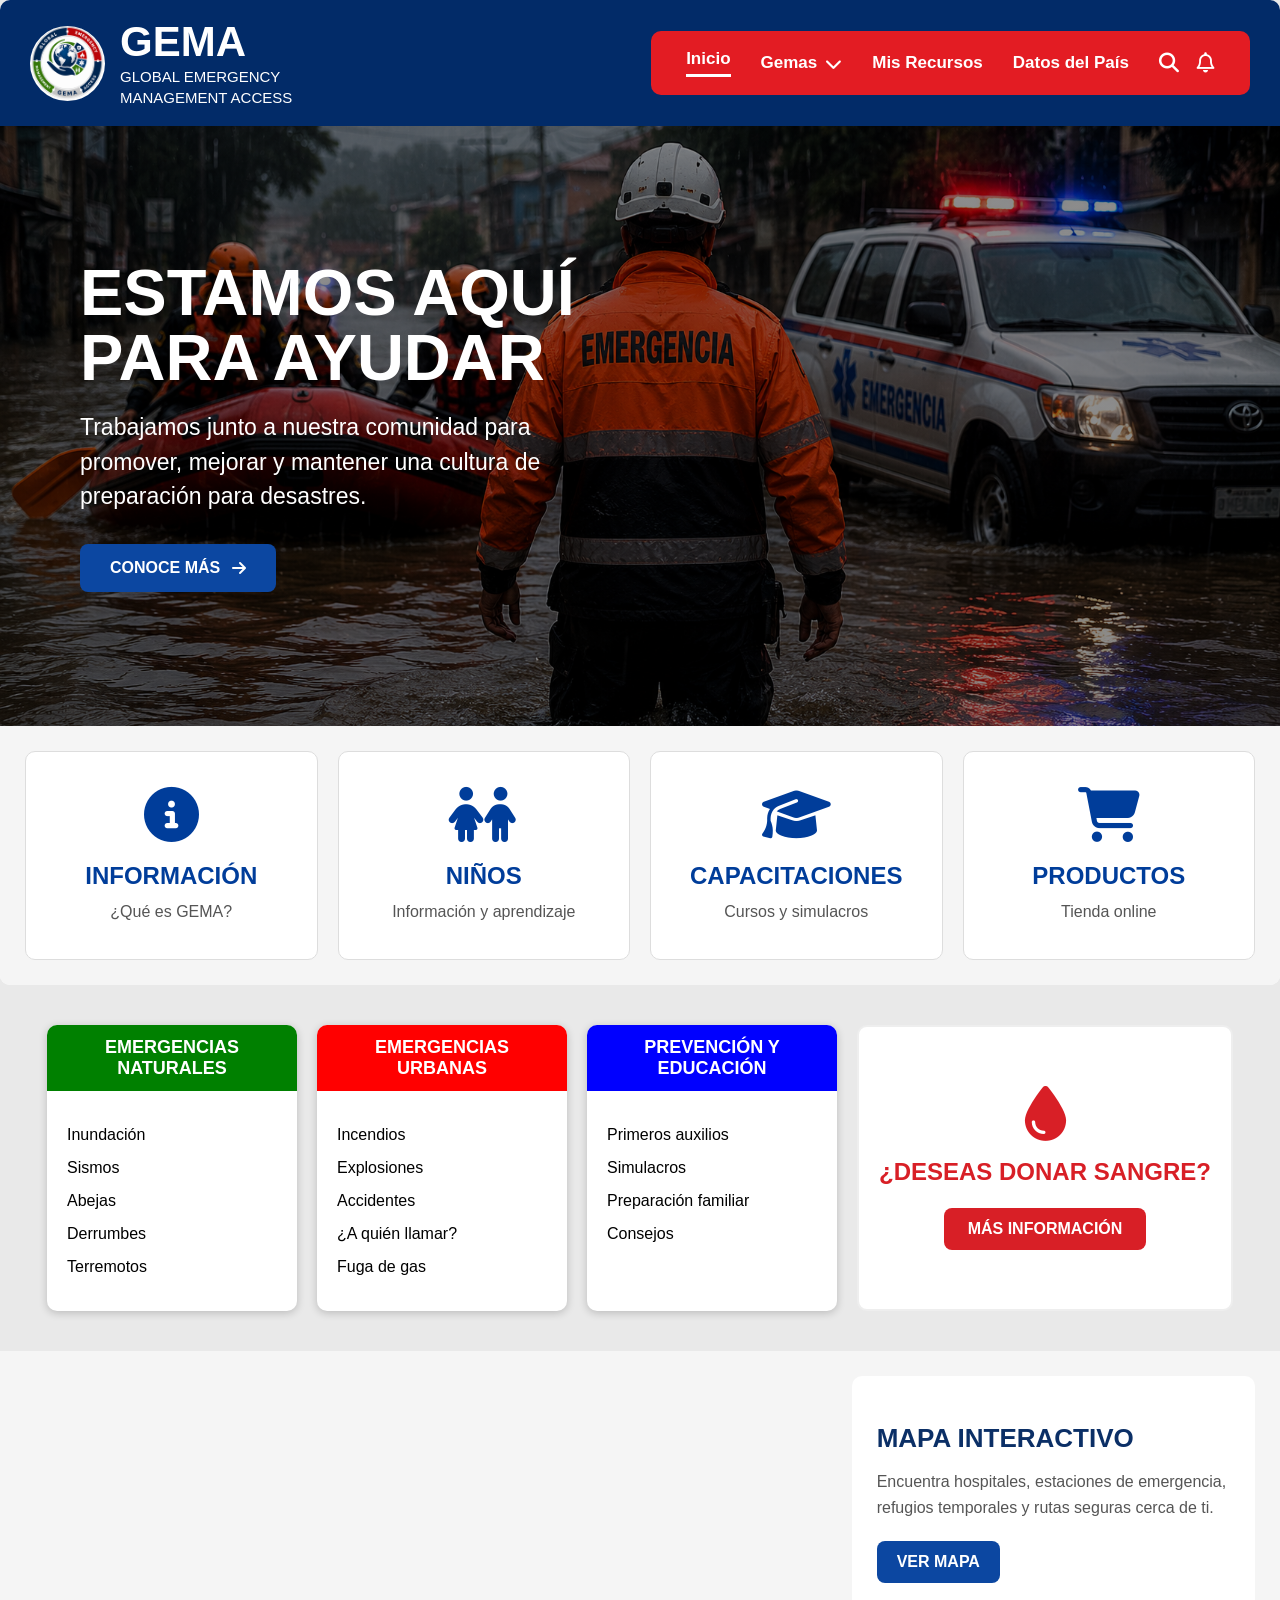
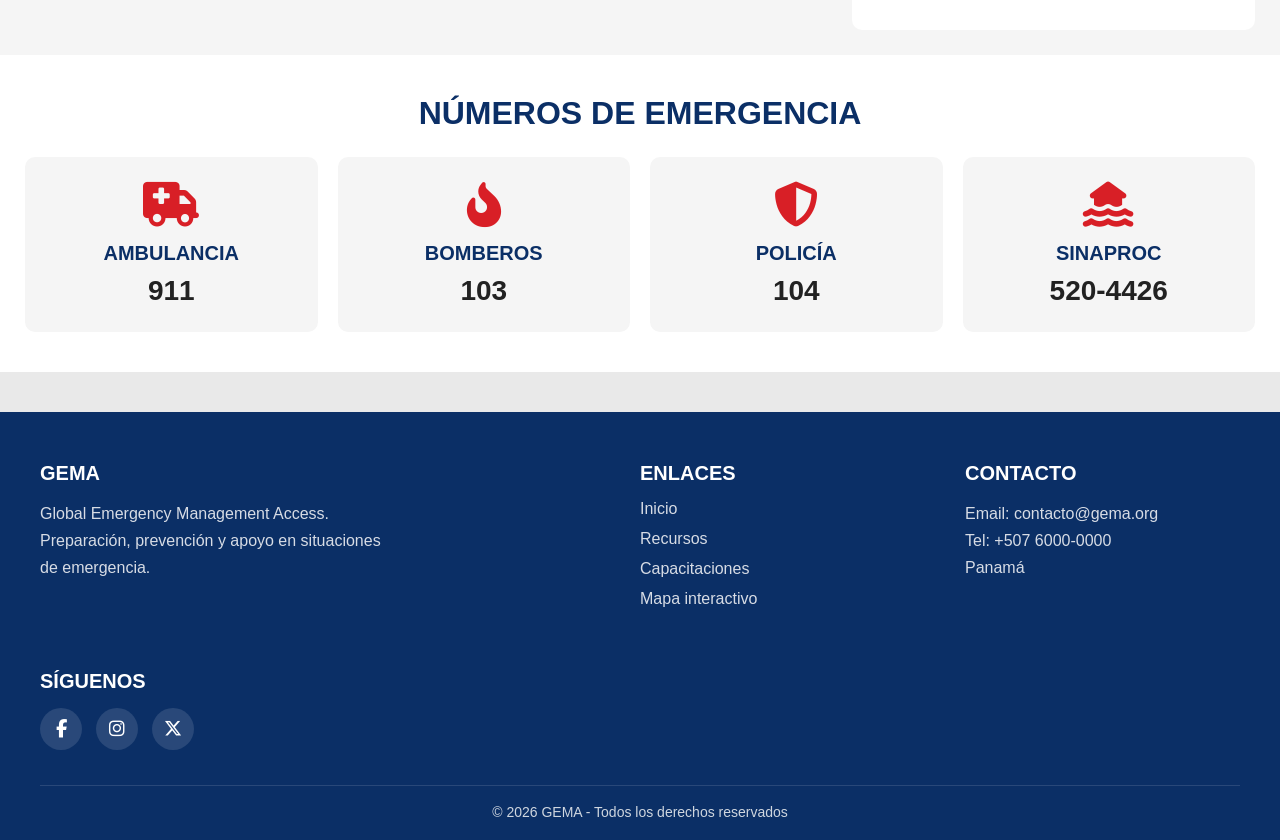
<file: GEMA Códigos completos/Index.html>
<!DOCTYPE html>
<html lang="es">
<head>
    <meta charset="UTF-8">
    <meta name="viewport" content="width=device-width, initial-scale=1.0">
    <title>GEMA</title>

    <!-- CONEXIÓN CSS -->
    <link rel="stylesheet" href="index.css">   <!-- Unir con el css -->

    <!-- ICONOS -->
    <link rel="stylesheet"
    href="https://cdnjs.cloudflare.com/ajax/libs/font-awesome/6.5.1/css/all.min.css">
</head>

 <body>

    <!-- CONTENEDOR -->
    <div class="contenedor">

        <!-- HEADER -->
       <header class="header">

    <!-- LOGO -->
    <div class="logo-box">

        <img src="Imagenes/LOGO.png" alt="logo">

        <div class="logo-texto">
            <h1>GEMA</h1>
            <p>
                GLOBAL EMERGENCY <br>
                MANAGEMENT ACCESS
            </p>


    

        </div>

    </div>

    <!-- NAVBAR -->
   <!-- NAVBAR -->
<nav class="navbar">

    <a href="inde" class="active">Inicio</a>

    <!-- DROPDOWN -->
    <div class="dropdown">

        <button class="dropbtn">
            Gemas
            <i class="fa-solid fa-chevron-down"></i>
        </button>

        <div class="dropdown-content">
            <a href="informacion.html">Información</a>
            <a href="niños.html">Niños</a>
            <a href="capacitaciones.html">Capacitaciones</a>
            <a href="productos.html">Productos</a>
        </div>

    </div>

    <a href="#">Mis Recursos</a>
    <a href="#">Datos del País</a>


        <!-- ICONOS -->
        <div class="icons">
            <i class="fa-solid fa-magnifying-glass"></i>
            <i class="fa-regular fa-bell"></i>
        </div>

    </nav>

</header>

       
        <section class="hero">

            <div class="hero-texto">

                <h2>ESTAMOS AQUÍ <br> PARA AYUDAR</h2> 
                <p>
                    Trabajamos junto a nuestra comunidad
                    para promover, mejorar y mantener
                    una cultura de preparación para desastres.
                </p>

                <a href="informacion.html" class="btn">
                    CONOCE MÁS 

                    <i class="fa-solid fa-arrow-right"></i>
                </a>

            </div>

        </section>

       

        
        <section class="cards"> 
            <div class="card">
                <a href="informacion.html" class="lineabotones">
                <i class="fa-solid fa-circle-info"></i>
                <h3>INFORMACIÓN</h3>
                <p> ¿Qué es GEMA?
                </p>
                </a>
            </div>

            <div class="card">
                 <a href="niños.html" class="lineabotones">
                <i class="fa-solid fa-children"></i>
                <h3>NIÑOS</h3>
                <p>Información y aprendizaje</p>
                 </a>
            </div>

            <div class="card">
                 <a href="capacitaciones.html" class="lineabotones">
                <i class="fa-solid fa-graduation-cap"></i>
                <h3>CAPACITACIONES</h3>
                <p>Cursos y simulacros</p>
            </a>
            </div>

            <div class="card">
                <a href="productos.html" class="lineabotones">
                <i class="fa-solid fa-cart-shopping"></i>
                <h3>PRODUCTOS</h3>
                <p>Tienda online</p>
                </a>
             </div>

        </section>

    </div>

<!-- Contenedor principal que guarda todas las tarjetas -->
<div class="emergencia-grid">

    <!-- Tarjeta 1 -->
    <div class="emergencia-box verde">

        <!-- Título de la tarjeta -->
        <h3>EMERGENCIAS NATURALES</h3>

        <!-- Lista de elementos -->
        <ul>

            <!-- Elemento de la lista -->
            <li>Inundación</li>

            <!-- Elemento de la lista -->
            <li>Sismos</li>

            <!-- Elemento de la lista -->
            <li>Abejas</li>

            <!-- Elemento de la lista -->
            <li>Derrumbes</li>

            <!-- Elemento de la lista -->
            <li>Terremotos</li>

        </ul>
    </div>

    <!-- Tarjeta 2 -->
    <div class="emergencia-box rojo">

        <!-- Título -->
        <h3>EMERGENCIAS URBANAS</h3>

        <!-- Lista -->
        <ul>

            <li> Incendios</li>
            <li> Explosiones</li>
            <li> Accidentes</li>
            <li> ¿A quién llamar?</li>
            <li> Fuga de gas</li>

        </ul>
    </div>

    <!-- Tarjeta 3 -->
    <div class="emergencia-box azul">

        <!-- Título -->
        <h3>PREVENCIÓN Y EDUCACIÓN</h3>

        <!-- Lista -->
        <ul>

            <li>Primeros auxilios</li>
            <li> Simulacros</li>
            <li> Preparación familiar</li>
            <li> Consejos</li>

        </ul>
    </div>
     
        <!-- DONAR SANGRE --> 
        <div class="donar-box">
    
            <i class="fa-solid fa-droplet"></i>

            <h3>¿DESEAS DONAR SANGRE?</h3>


            <a href="sangre.html" class="btn-donar">
                MÁS INFORMACIÓN    
            </a>

        </div>

    </div>

</section>

<!-- MAPA INTERACTIVO -->      
<section class="mapa-section">

    <!-- MAPA IZQUIERDA -->
    <div class="mapa-box">

        <iframe
            src="https://www.google.com/maps?q=Panama&output=embed"
            width="100%"
            height="250"
            style="border:0;"
            allowfullscreen=""
            loading="lazy">
        </iframe>

    </div>

    <!-- TEXTO DERECHA -->    
    <div class="mapa-info">

        <h3>MAPA INTERACTIVO</h3>

        <p>
            Encuentra hospitales, estaciones de emergencia,
            refugios temporales y rutas seguras cerca de ti.
        </p>

        <a href="mapa.html" class="btn-mapa">
            VER MAPA
        </a>

    </div>

</section>

<!-- NÚMEROS DE EMERGENCIA -->        
<section class="numeros-emergencia">

    <h2>NÚMEROS DE EMERGENCIA</h2>
<a href="https://sume911.pa/" class="linkbotones"> <!--Elimina la linea que aparece al linkear el botón con el href-->
    <div class="numeros-grid">    <!--clase de todos los botones de numeros de emergencias-->
        <div class="numero-card">
            <i class="fa-solid fa-truck-medical"></i>
            <h3>AMBULANCIA</h3>
            <p>911</p>  
        </div>
    </a>

        <div class="numero-card">
            <a href="https://www.bomberos.gob.pa/" class="linkbotones">
            <i class="fa-solid fa-fire-flame-curved"></i>
            <h3>BOMBEROS</h3>
            <p>103</p>
            </a>               <!--por el "</a>" antes de el "</div>" que cierra el number card-->
        </div>
        

        <div class="numero-card">
            <a href="https://www.policia.gob.pa/" class="linkbotones">
            <i class="fa-solid fa-shield-halved"></i>
            <h3>POLICÍA</h3>
            <p>104</p>
            </a>
        </div>

        <div class="numero-card">
            <a href="https://www.sinaproc.gob.pa/" class="linkbotones">
            <i class="fa-solid fa-house-flood-water"></i>
            <h3>SINAPROC</h3>
            <p>520-4426</p>
            </a>
        </div>

    </div>

</section>
</body>

<!-- FOOTER --> 
<footer class="footer">

    <div class="footer-grid">

        <!-- LOGO -->
        <div class="footer-box">
            <h3>GEMA</h3>
            <p>
                Global Emergency Management Access.
                Preparación, prevención y apoyo
                en situaciones de emergencia.
            </p>
        </div>

        <!-- ENLACES -->
        <div class="footer-box">
            <h3>ENLACES</h3>

            <a href="#">Inicio</a>
            <a href="#">Recursos</a>
            <a href="#">Capacitaciones</a>
            <a href="#">Mapa interactivo</a>
        </div>

        <!-- CONTACTO -->
        <div class="footer-box">
            <h3>CONTACTO</h3>

            <p>Email: contacto@gema.org</p>
            <p>Tel: +507 6000-0000</p>
            <p>Panamá</p>
        </div>

        <!-- REDES -->
        <div class="footer-box">
            <h3>SÍGUENOS</h3>

            <div class="footer-redes">
                <i class="fa-brands fa-facebook-f"></i>
                <i class="fa-brands fa-instagram"></i>
                <i class="fa-brands fa-x-twitter"></i>
            </div>
        </div>

    </div>

    <!-- PARTE INFERIOR -->
    <div class="footer-bottom">
        <p>© 2026 GEMA - Todos los derechos reservados</p>
    </div>

</footer>

</html>
</file>
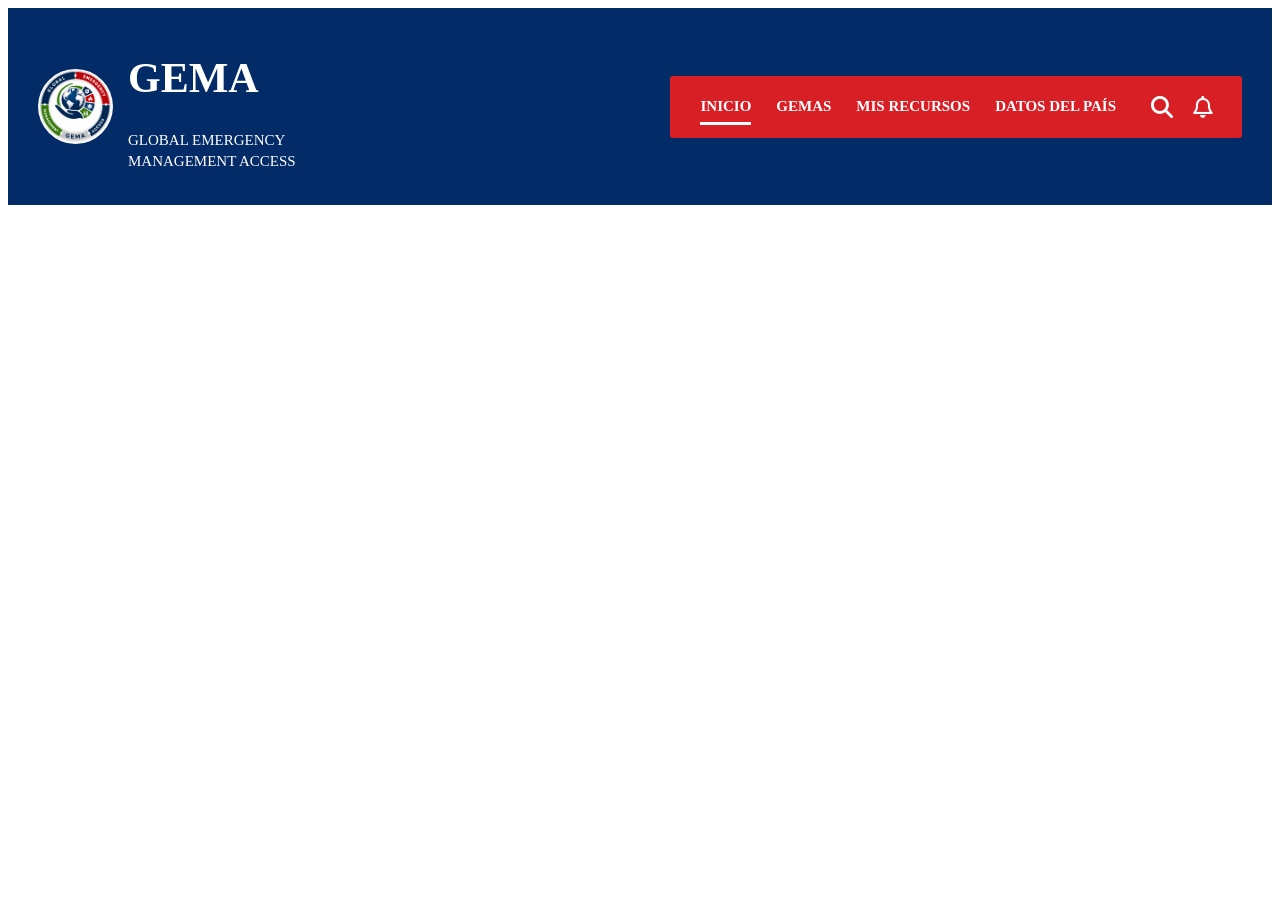
<file: GEMA Códigos completos/capacitaciones.html>
<!DOCTYPE html>
<html lang="en">
<head>
    <meta charset="UTF-8">
    <meta name="viewport" content="width=device-width, initial-scale=1.0">
    <title>Capacitaciones</title>
    <!DOCTYPE html>

    <!-- CONEXIÓN CSS -->
    <link rel="stylesheet" href="capacitacione.css">   <!-- Unir con el css -->

    <!-- ICONOS -->
    <link rel="stylesheet"
    href="https://cdnjs.cloudflare.com/ajax/libs/font-awesome/6.5.1/css/all.min.css">
</head>
<body>

    <!-- CONTENEDOR -->
    <div class="contenedor">

        <!-- HEADER -->
        <header class="header">

            <!-- LOGO -->
            <div class="logo-box">

                <img src="Imagenes/LOGO.png" alt="logo">

                <div class="logo-texto">
                    <h1>GEMA</h1>
                    <p>GLOBAL EMERGENCY <br> MANAGEMENT ACCESS</p>
                </div>

            </div>

           
            <nav class="nav"> 

                <a href="#" class="activo">INICIO</a>
                <a href="#">GEMAS</a>
                <a href="#">MIS RECURSOS</a>
                <a href="#">DATOS DEL PAÍS</a>

                <div class="iconos">
                    <i class="fa-solid fa-magnifying-glass"></i>
                    <i class="fa-regular fa-bell"></i>
                </div>

            </nav>

        </header>

</body>
</html>
</file>
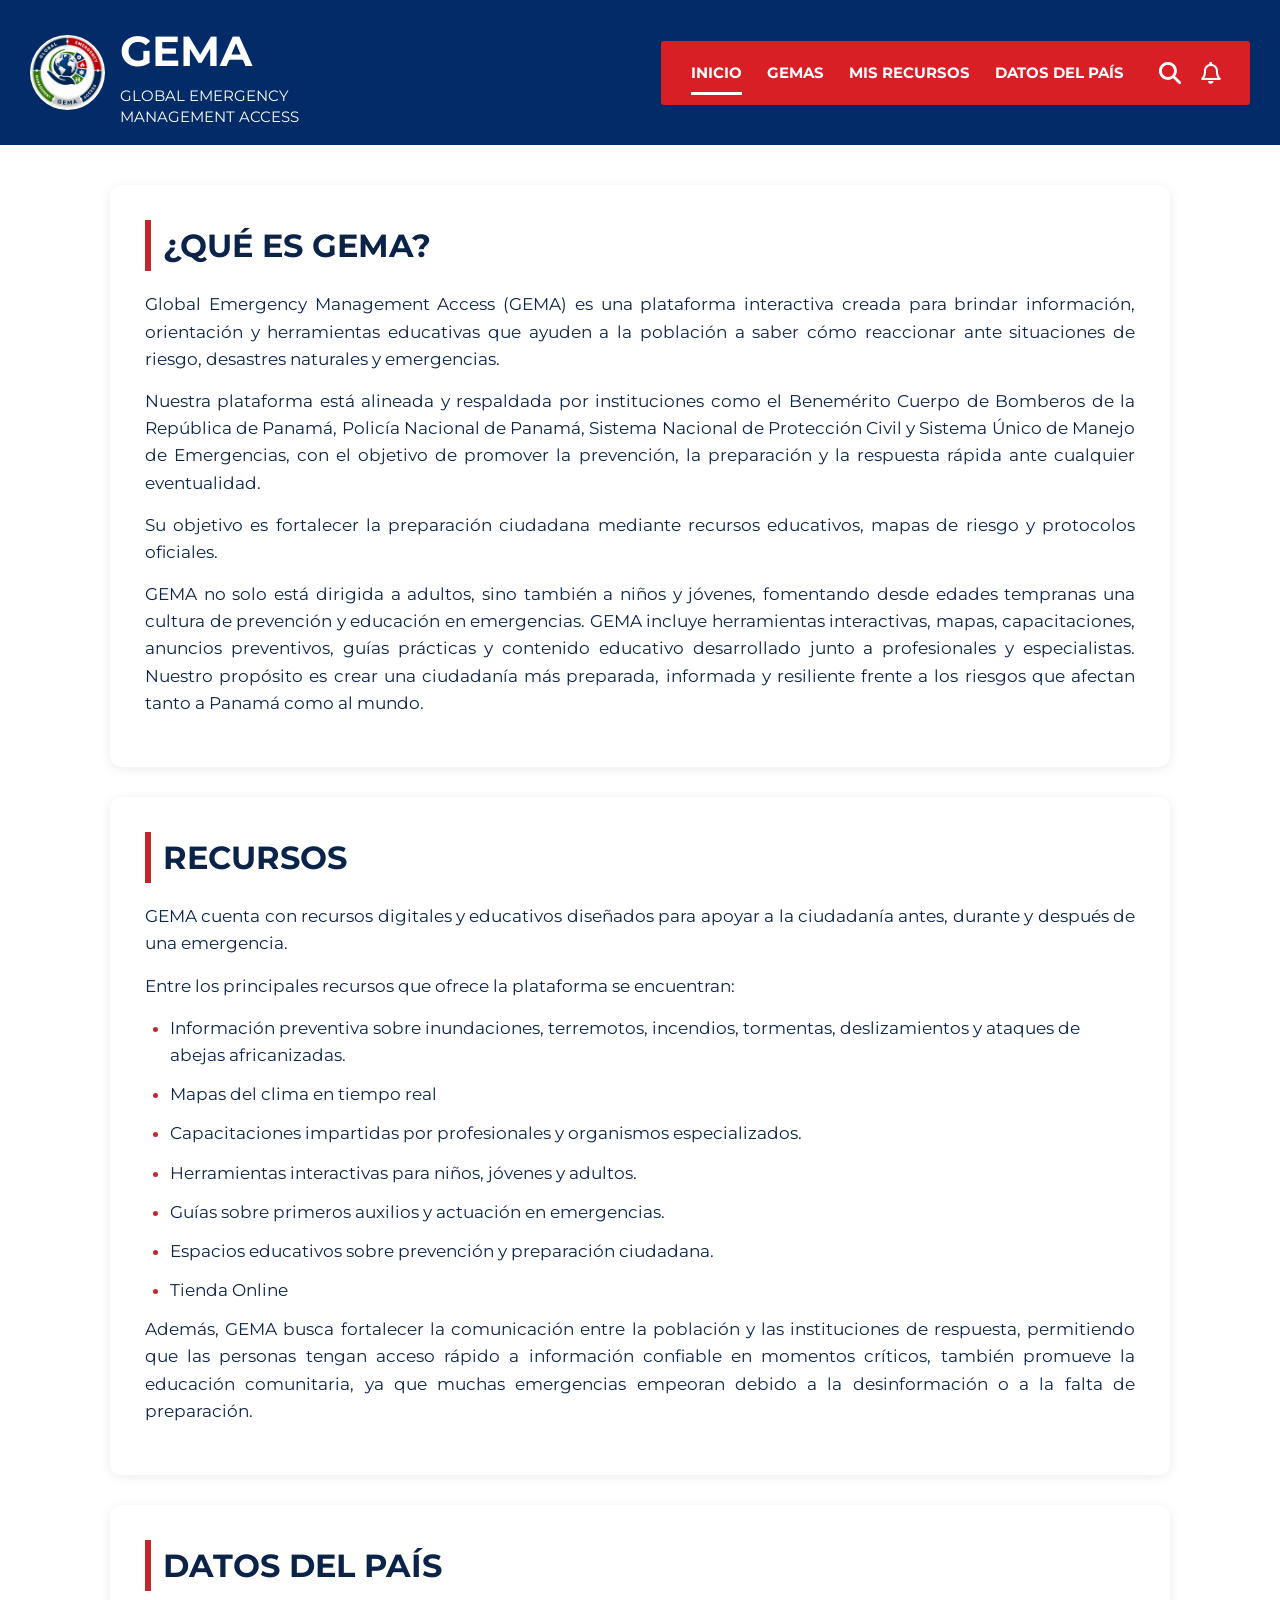
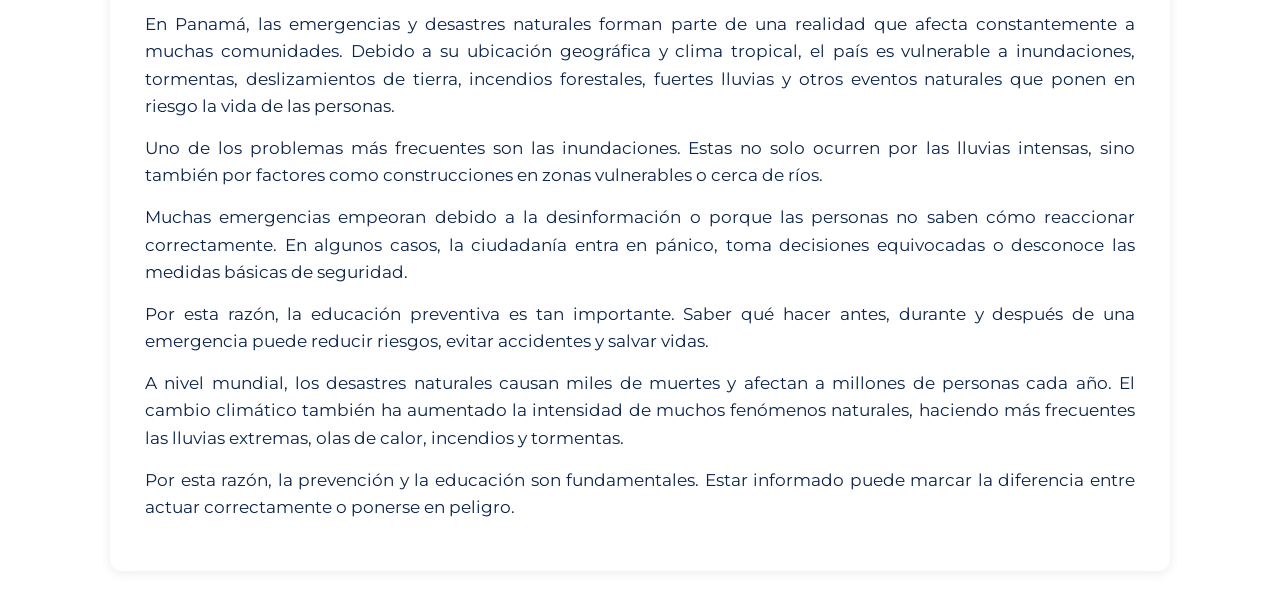
<file: GEMA Códigos completos/informacion.html>
<!DOCTYPE html>
<html lang="en">
<head>
    <meta charset="UTF-8">
    <meta name="viewport" content="width=device-width, initial-scale=1.0">
 
  <!-- Configuración básica del documento -->
  <meta charset="UTF-8" />
  <meta name="viewport" content="width=device-width, initial-scale=1.0"/>

  <!-- Título de la pestaña -->
  <title>GEMA - Global Emergency Management Access</title>

  <!-- Enlace al archivo de estilos CSS externo -->
  <link rel="stylesheet" href="informacion.css">

      <!-- ICONOS -->
    <link rel="stylesheet"
    href="https://cdnjs.cloudflare.com/ajax/libs/font-awesome/6.5.1/css/all.min.css">
</head>

<body>

<!-- ================= HEADER ================= -->
 <header class="header">

            <!-- LOGO -->
            <div class="logo-box">

                <img src="Imagenes/LOGO.png" alt="logo">

                <div class="logo-texto">
                    <h1>GEMA</h1>
                    <p>GLOBAL EMERGENCY <br> MANAGEMENT ACCESS</p>
                </div>

            </div>

           
            <nav class="nav"> 

                <a href="Index.html" class="activo">INICIO</a>
                <a href="#">GEMAS</a>
                <a href="#">MIS RECURSOS</a>
                <a href="#">DATOS DEL PAÍS</a>

                <div class="iconos">
                    <i class="fa-solid fa-magnifying-glass"></i>
                    <i class="fa-regular fa-bell"></i>
                </div>

            </nav>

        </header>

       

<!-- ================= CONTENIDO PRINCIPAL ================= -->
<main>

  <!-- Sección: ¿Qué es GEMA? -->
  <section>
    <h2>¿QUÉ ES GEMA?</h2>

    <p> Global Emergency Management Access (GEMA) es una plataforma interactiva creada para brindar información, orientación y herramientas educativas que ayuden a la población a saber cómo reaccionar ante situaciones de riesgo, desastres naturales y emergencias.</p>

     <p>Nuestra plataforma está alineada y respaldada por instituciones como el Benemérito Cuerpo de Bomberos de la República de Panamá, Policía Nacional de Panamá, Sistema Nacional de Protección Civil y Sistema Único de Manejo de Emergencias, con el objetivo de promover la prevención, la preparación y la respuesta rápida ante cualquier eventualidad. </p>

    <p>
      Su objetivo es fortalecer la preparación ciudadana mediante recursos educativos,
      mapas de riesgo y protocolos oficiales. </p>
      <p> GEMA no solo está dirigida a adultos, sino también a niños y jóvenes, fomentando desde edades tempranas una cultura de prevención y educación en emergencias. GEMA incluye herramientas interactivas, mapas, capacitaciones, anuncios preventivos, guías prácticas y contenido educativo desarrollado junto a profesionales y especialistas.
Nuestro propósito es crear una ciudadanía más preparada, informada y resiliente frente a los riesgos que afectan tanto a Panamá como al mundo.
</p>
  </section>

  <!-- Sección: Recursos -->
  <section>
    <h2>RECURSOS</h2>
    <p> GEMA cuenta con recursos digitales y educativos diseñados para apoyar a la ciudadanía antes, durante y después de una emergencia.</p>
     <p>Entre los principales recursos que ofrece la plataforma se encuentran: </p>
    <ul>
      <li>Información preventiva sobre inundaciones, terremotos, incendios, tormentas, deslizamientos y ataques de abejas africanizadas. </li>
      <li>Mapas del clima en tiempo real </li>
      <li>Capacitaciones impartidas por profesionales y organismos especializados. </li>
      <li>Herramientas interactivas para niños, jóvenes y adultos. </li>
      <li>Guías sobre primeros auxilios y actuación en emergencias. </li>
      <li>Espacios educativos sobre prevención y preparación ciudadana. </li>
      <li>Tienda Online</li>

    </ul>

     <p> Además, GEMA busca fortalecer la comunicación entre la población y las instituciones de respuesta, permitiendo que las personas tengan acceso rápido a información confiable en momentos críticos, también promueve la educación comunitaria, ya que muchas emergencias empeoran debido a la desinformación o a la falta de preparación. </p>
  </section>

  <!-- Sección: Datos del país -->
  <section>
    <h2>DATOS DEL PAÍS</h2>

    <p>
En Panamá, las emergencias y desastres naturales forman parte de una realidad que afecta constantemente a muchas comunidades. Debido a su ubicación geográfica y clima tropical, el país es vulnerable a inundaciones, tormentas, deslizamientos de tierra, incendios forestales, fuertes lluvias y otros eventos naturales que ponen en riesgo la vida de las personas.
</p>

<p>
Uno de los problemas más frecuentes son las inundaciones. Estas no solo ocurren por las lluvias intensas, sino también por factores como construcciones en zonas vulnerables o cerca de ríos.
</p>

<p>
Muchas emergencias empeoran debido a la desinformación o porque las personas no saben cómo reaccionar correctamente. En algunos casos, la ciudadanía entra en pánico, toma decisiones equivocadas o desconoce las medidas básicas de seguridad.
</p>

<p>
Por esta razón, la educación preventiva es tan importante. Saber qué hacer antes, durante y después de una emergencia puede reducir riesgos, evitar accidentes y salvar vidas.
</p>

<p>
A nivel mundial, los desastres naturales causan miles de muertes y afectan a millones de personas cada año. El cambio climático también ha aumentado la intensidad de muchos fenómenos naturales, haciendo más frecuentes las lluvias extremas, olas de calor, incendios y tormentas.
</p>

<p>
Por esta razón, la prevención y la educación son fundamentales. Estar informado puede marcar la diferencia entre actuar correctamente o ponerse en peligro.
</p>

  </section>

</main>

</body>
</html>
</file>
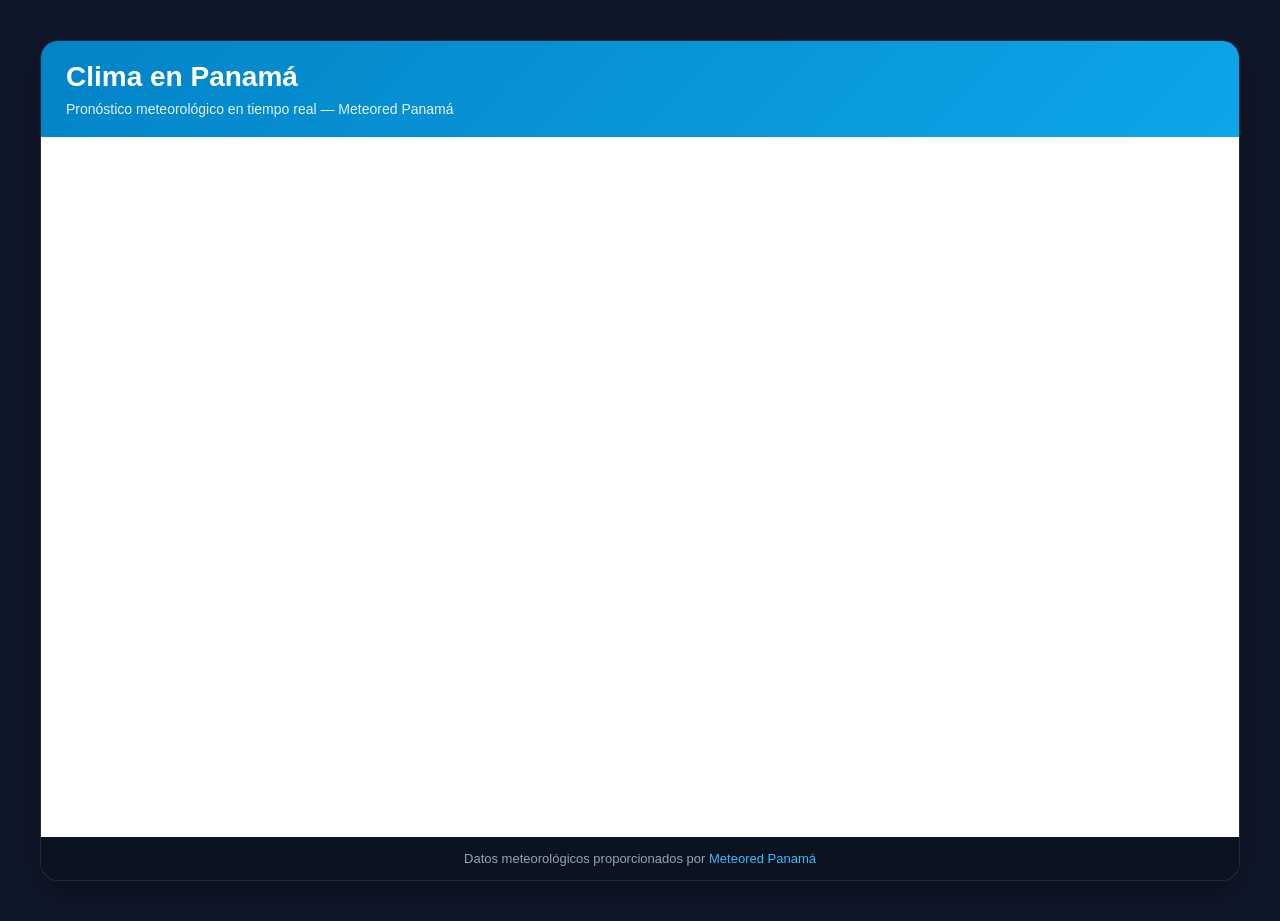
<file: GEMA Códigos completos/mapa.html>
<!DOCTYPE html>
<html lang="es">
<head>
  <meta charset="UTF-8" />
  <meta name="viewport" content="width=device-width, initial-scale=1.0" />
  <title>Meteored Panamá Widget</title>

  <style>
    *{
      margin:0;
      padding:0;
      box-sizing:border-box;
    }

    body{
      font-family: Arial, Helvetica, sans-serif;
      background:#0f172a;
      color:white;
      padding:40px;
    }

    .weather-container{
      width:100%;
      max-width:1200px;
      margin:auto;
    }

    .weather-card{
      background:#111827;
      border-radius:18px;
      overflow:hidden;
      box-shadow:0 10px 30px rgba(0,0,0,0.35);
      border:1px solid rgba(255,255,255,0.08);
    }

    .weather-header{
      padding:20px 25px;
      background:linear-gradient(135deg,#0284c7,#0ea5e9);
    }

    .weather-header h1{
      font-size:28px;
      margin-bottom:8px;
    }

    .weather-header p{
      opacity:0.9;
      font-size:14px;
    }

    .iframe-wrapper{
      position:relative;
      width:100%;
      height:700px;
      background:#fff;
    }

    .iframe-wrapper iframe{
      width:100%;
      height:100%;
      border:none;
    }

    .footer{
      padding:14px 20px;
      background:#0b1220;
      text-align:center;
      font-size:13px;
      color:#94a3b8;
    }

    .footer a{
      color:#38bdf8;
      text-decoration:none;
    }

    .footer a:hover{
      text-decoration:underline;
    }

    @media(max-width:768px){

      body{
        padding:15px;
      }

      .weather-header h1{
        font-size:22px;
      }

      .iframe-wrapper{
        height:600px;
      }

    }
  </style>
</head>

<body>

  <div class="weather-container">

    <div class="weather-card">

      <div class="weather-header">
        <h1>Clima en Panamá</h1>
        <p>Pronóstico meteorológico en tiempo real — Meteored Panamá</p>
      </div>

      <div class="iframe-wrapper">

        <iframe
          src="https://www.meteored.com.pa/tiempo-en_Panama-America+Central-Panama-Panama--1-18560.html"
          loading="lazy"
          allowfullscreen>
        </iframe>

      </div>

      <div class="footer">
        Datos meteorológicos proporcionados por
        <a href="https://www.meteored.com.pa/" target="_blank">
          Meteored Panamá
        </a>
      </div>

    </div>

  </div>

</body>
</html>
</file>
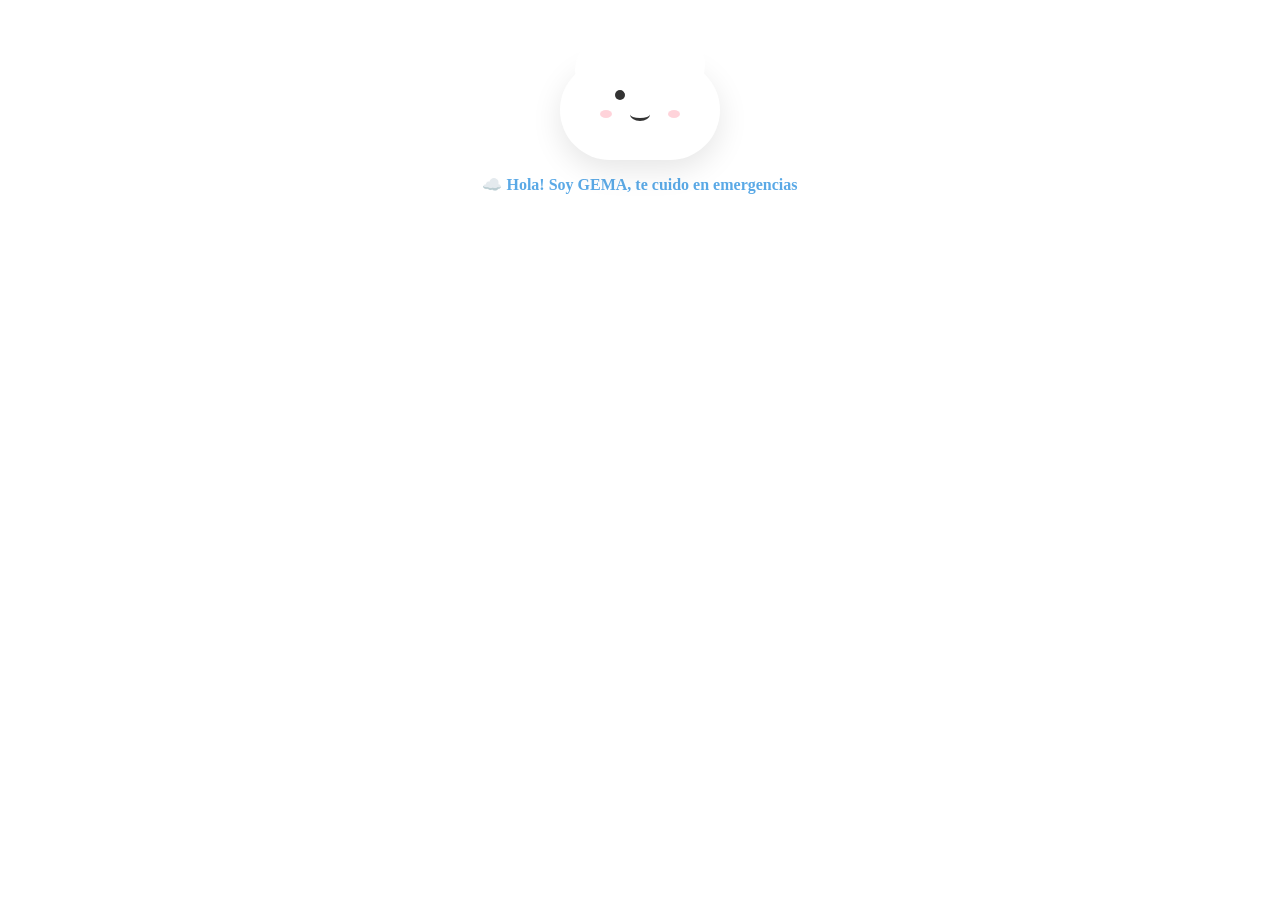
<file: GEMA Códigos completos/mascota.html>
<!DOCTYPE html>
<html lang="en">
<head>
    <meta charset="UTF-8">
    <meta name="viewport" content="width=device-width, initial-scale=1.0">
    <title>Document</title>
    <!-- CONEXIÓN CSS -->
    <link rel="stylesheet" href="mascota.css">   <!-- Unir con el css -->
</head>
<body>
    <div class="gema-cloud-container">

  <div class="cloud">

    <div class="face">
      <div class="eye left-eye"></div>
      <div class="eye right-eye"></div>

      <div class="blush left-blush"></div>
      <div class="blush right-blush"></div>

      <div class="smile"></div>
    </div>

  </div>

  <p class="cloud-text">☁️ Hola! Soy GEMA, te cuido en emergencias</p>

</div>
</file>
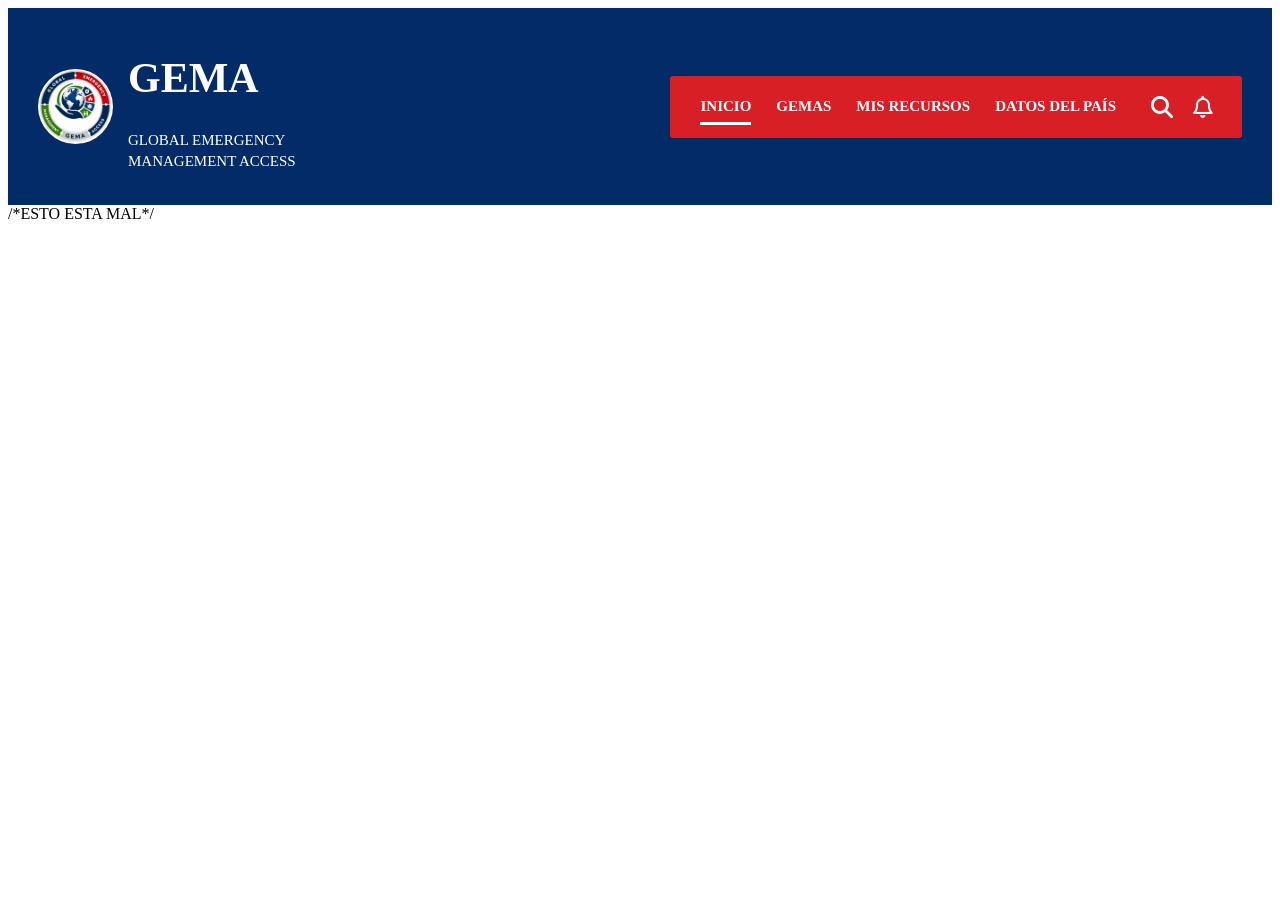
<file: GEMA Códigos completos/Recursos.html>
<!DOCTYPE html>
<html lang="en">
<head>
    <meta charset="UTF-8">
    <meta name="viewport" content="width=device-width, initial-scale=1.0">
    <title>Capacitaciones</title>
    <!DOCTYPE html>

    <!-- CONEXIÓN CSS -->
    <link rel="stylesheet" href="capacitacione.css">   <!-- Unir con el css -->

    <!-- ICONOS -->
    <link rel="stylesheet"
    href="https://cdnjs.cloudflare.com/ajax/libs/font-awesome/6.5.1/css/all.min.css">
</head>
<body>

    <!-- CONTENEDOR -->
    <div class="contenedor">

        <!-- HEADER -->
        <header class="header">

            <!-- LOGO -->
            <div class="logo-box">

                <img src="Imagenes/LOGO.png" alt="logo">

                <div class="logo-texto">
                    <h1>GEMA</h1>
                    <p>GLOBAL EMERGENCY <br> MANAGEMENT ACCESS</p>
                </div>

            </div>

           
            <nav class="nav"> 

                <a href="#" class="activo">INICIO</a>
                <a href="#">GEMAS</a>
                <a href="#">MIS RECURSOS</a>
                <a href="#">DATOS DEL PAÍS</a>

                <div class="iconos">
                    <i class="fa-solid fa-magnifying-glass"></i>
                    <i class="fa-regular fa-bell"></i>
                </div>

            </nav>

        </header>

</body>
</html>

/*ESTO ESTA MAL*/
</file>
<file: GEMA Códigos completos/index.css>
*{
    margin:0;
    padding:0;
    box-sizing:border-box;
    font-family:Arial, Helvetica, sans-serif;
}

body{
    background:#e9e9e9;
    padding:30px;
     margin:0;
    padding:0;
    box-sizing:border-box;
}

/* CONTENEDOR */

.contenedor{
    width:100%;
    margin:auto;
    background:white;
    border-radius:10px;
    overflow:hidden;
}

/* HEADER */

.header{
    display:flex;
    justify-content:space-between;
    align-items:center;
    background:#022b68;
    padding:18px 30px;
}

/* LOGO */

.logo-box{
    display:flex;
    align-items:center;
    gap:15px;
}

.logo-box img{
    width:75px;
    height:75px;
    border-radius:50%;
    object-fit:cover;
}

.logo-texto h1{
    color:white;
    font-size:42px;
}

.logo-texto p{
    color:white;
    font-size:15px;
    line-height:1.4;
}

/* HEADER */
.header{
    display:flex;
    justify-content:space-between;
    align-items:center;

    background:#022b68;

    padding:18px 30px;
}

/* NAVBAR */
.navbar{
    background:#e31c23;

    display:flex;
    align-items:center;

    gap:30px;

    padding:18px 30px;

    border-radius:10px;
}

/* LINKS */
.navbar a{
    color:rgb(0, 17, 112);

    text-decoration:none;

    font-size:17px;
    font-weight:700;

    transition:.3s;
}

/* HOVER */
.navbar a:hover{
    opacity:.8;
}

/* ACTIVO */
.active{
    border-bottom:3px solid rgb(255, 255, 255);
    padding-bottom:5px;
}

/* DROPDOWN */
.dropdown{
    position:relative;
    display: flex;
    align-items: center;
}

/* BOTÓN */
.dropbtn{
    background:none;
    border:none;

    color:rgb(255, 255, 255);

    font-size:17px;
    font-weight:700;

    cursor:pointer;

    display:flex;
    align-items:center;
    gap:8px;
}

/* MENÚ */
.dropdown-content{
    display:none;

    position:absolute;

    top:100%;   /* PEGA el menú justo debajo */
    left:0;

    margin-top:0; /* evita espacios */

    background:rgb(255, 255, 255);

    min-width:220px;

    border-radius:10px;

    overflow:hidden;

    box-shadow:0 5px 15px rgba(0,0,0,.15);

    z-index:1000;
}



/* LINKS MENÚ */
.dropdown-content a{
    display:block;

    padding:14px 18px;

    color:#002f70;

    font-size:15px;
}

/* HOVER MENÚ */
.dropdown-content a:hover{
    background:#000000;
}

/* MOSTRAR */
.dropdown:hover .dropdown-content{
    display:block;
}

/* ICONOS */
.icons{
    display:flex;
    gap:18px;

    color:white;

    font-size:20px;

    cursor:pointer;
}

/* HERO */

.hero{
    height:600px;

    background-image:
    linear-gradient(rgba(0,0,0,0.45), rgba(0,0,0,0.45)),
    url( "Imagenes/Primer\ imagen\ png.png" );
  
    /* Ajusta la imagen para cubrir todo el contenedor */


    background-size:cover;
    background-position:center;

    display:flex;
    align-items:center;

    padding: 80px;
}

/* TEXTO HERO */

.hero-texto{
    color:white;
    max-width:500px;
}

.hero-texto h2{
    font-size:65px;
    line-height:1;
    margin-bottom:20px;
    font-weight:900;
}

.hero-texto p{
    font-size:23px;
    line-height:1.5;
    margin-bottom:30px;
}

/* BOTÓN */

.btn{
    display:inline-flex;
    align-items:center;
    gap:12px;

    background:#0c47a1;
    color:white;

    padding:15px 30px;

    border-radius:8px;
    text-decoration:none;
    font-weight:bold;

    transition:0.3s;
}

.btn:hover{
    background:#08306d;
}

/* CARDS */

.cards{
    display:grid;
    grid-template-columns:repeat(4,1fr);
    gap:20px;
    padding:25px;
    background:#f5f5f5;
}
.card{
    background:white;
    padding:35px 20px;

    text-align:center;

    border-radius:10px;
    border:1px solid #ddd;

    transition:0.3s;
}

.card:hover{
    transform:translateY(-5px);
    box-shadow:0 4px 10px rgba(0,0,0,0.15);
}

.card i{
    font-size:55px;
    color:#003d9a;
    margin-bottom:20px;
    
}

.card h3{
    color:#003d9a;
    margin-bottom:10px;
    font-size:24px;
}

.card p{
    color:#555;
    line-height:1.5;
}






/* BOTÓN DONAR SANGRE */

.donar-box{
    background:white;
    border:2px solid #eee;
    border-radius:10px;
    text-align:center;
    padding:30px 20px;

    display:flex;
    flex-direction:column;
    justify-content:center;
    align-items:center;
}

/* =========================
   SECCIÓN EMERGENCIAS
========================= */

/* Contenedor de todas las tarjetas */
.emergencia-grid{

    /* Coloca las cajas una al lado de otra */
    display: flex;

    /* Espacio entre cajas */
    gap: 20px;

    /* Centra las cajas */
    justify-content: center;

    /* Espacio arriba */
    margin-top: 40px;

    /*Espacio abajo */
    margin-bottom: 40px;
}


/* Diseño general de cada caja */
.emergencia-box{

    /* Fondo blanco */
    background: white;

    /* Ancho */
    width: 250px;

    /* Bordes redondos */
    border-radius: 10px;

    /* Sombra */
    box-shadow: 0 2px 8px rgba(0,0,0,0.2);

    /* Oculta sobrantes */
    overflow: hidden;

}


/* Títulos */
.emergencia-box h3{

    /* Color del texto */
    color: white;

    /* Centrado */
    text-align: center;

    /* Espaciado interno */
    padding: 12px;

    /* Tamaño del texto */
    font-size: 18px;

    /* Quita margen */
    margin: 0;
}


/* Caja verde */
.verde h3{
    background: green;
}


/* Caja roja */
.rojo h3{
    background: red;
}


/* Caja azul */
.azul h3{
    background: blue;
}


/* Lista */
.emergencia-box ul{

    /* Quita puntitos */
    list-style: none;

    /* Espaciado interno */
    padding: 20px;

    /* Quita margen */
    margin: 0;
}


/* Elementos de la lista */
.emergencia-box ul li{

    /* Espacio entre elementos */
    margin: 15px 0;

    /* Tamaño del texto */
    font-size: 16px;
}




/* RESPONSIVE */

@media(max-width:900px){

    .emergencia-grid{
        grid-template-columns:1fr;
    }

}

.donar-box i{
    font-size:55px;
    color:#d81f26;
    margin-bottom:15px;
}

.donar-box h3{
    color:#d81f26;
    font-size:24px;
    margin-bottom:20px;
    line-height:1.3;
}

.btn-donar{
    background:#d81f26;
    color:white;
    text-decoration:none;
    padding:12px 24px;
    border-radius:8px;
    font-weight:bold;
    transition:0.3s;
}

.btn-donar:hover{
    background:#b3151c;
    
}
/* ========================
   MAPA INTERACTIVO
======================== */

.mapa-section{
    display:grid;
    grid-template-columns:2fr 1fr;
    gap:20px;

    padding:25px;
    background:#f5f5f5;
}

.mapa-box iframe{
    width:100%;
    border-radius:10px;
}

.mapa-info{
    background:white;
    border-radius:10px;
    padding:25px;

    display:flex;
    flex-direction:column;
    justify-content:center;
}

.mapa-info h3{
    color:#0b2f66;
    font-size:26px;
    margin-bottom:15px;
}

.mapa-info p{
    color:#555;
    line-height:1.6;
    margin-bottom:20px;
}

.btn-mapa{
    background:#0c47a1;
    color:white;
    text-decoration:none;

    padding:12px 20px;
    border-radius:8px;

    font-weight:bold;
    width:max-content;
}

.btn-mapa:hover{
    background:#08306d;
}

/* RESPONSIVE */

@media(max-width:900px){

    .mapa-section{
        grid-template-columns:1fr;
    }

}
/* ==========================
   NÚMEROS DE EMERGENCIA
========================== */

.numeros-emergencia{
    padding:40px 25px;
    background:white;
}

.numeros-emergencia h2{
    text-align:center;
    font-size:32px;
    color:#0b2f66;
    margin-bottom:25px;
}

.numeros-grid{
    text-decoration: none;
    display:grid;
    grid-template-columns:repeat(4,1fr);
    gap:20px;
}

.numero-card{
    background:#f5f5f5;
    padding:25px;
    border-radius:10px;
    text-align:center;
    transition:0.3s;
}

.numero-card:hover{
    transform:translateY(-5px);
    box-shadow:0 4px 12px rgba(0,0,0,0.12);
}

.numero-card i{
    font-size:45px;
    color:#d81f26;
    margin-bottom:15px;
}

.numero-card h3{
    color:#0b2f66;
    margin-bottom:10px;
    font-size:20px;
}

.numero-card p{
    font-size:28px;
    font-weight:bold;
    color:#222;
}

/* RESPONSIVE */

@media(max-width:900px){

    .numeros-grid{
        grid-template-columns:repeat(2,1fr);
    }

}

@media(max-width:600px){

    .numeros-grid{
        grid-template-columns:1fr;
    }

}

/* ======================
   FOOTER NUEVO
====================== */

.footer{
    background:#0b2f66;
    color:white;
    margin-top:40px;
    padding:50px 40px 20px;
}

/* CONTENIDO */

.footer-grid{
    display:grid;
    grid-template-columns:2fr 1fr 1fr;
    gap:50px;
    align-items:start;
}

/* TITULOS */

.footer-box h3{
    font-size:20px;
    margin-bottom:15px;
    font-weight:700;
}

/* TEXTO */

.footer-box p{
    color:#d7dce5;
    line-height:1.7;
    max-width:350px;
}

/* LINKS */

.footer-box a{
    display:block;
    color:#d7dce5;
    text-decoration:none;
    margin-bottom:12px;
    transition:0.3s;
}

.footer-box a:hover{
    color:white;
    padding-left:6px;
}

/* ICONOS */

.footer-redes{
    display:flex;
    gap:14px;
    margin-top:15px;
}

.footer-redes i{
    width:42px;
    height:42px;
    border-radius:50%;

    display:flex;
    align-items:center;
    justify-content:center;

    background:rgba(255,255,255,0.12);
    font-size:18px;

    transition:.3s;
    cursor:pointer;
}

.footer-redes i:hover{
    background:#d81f26;
    transform:translateY(-3px);
}

/* PARTE INFERIOR */

.footer-bottom{
    margin-top:35px;
    padding-top:18px;
    border-top:1px solid rgba(255,255,255,.12);

    text-align:center;
    font-size:14px;
    color:#cfd6df;
}

.linkbotones{
    text-decoration: none;
}

.lineabotones{
    text-decoration: none;
}

/* NAVBAR */
.navbar{
    background:#e31c23;

    display:flex;
    align-items:center;

    gap:30px;

    padding:18px 35px;

    border-radius:10px;

    width:max-content;
}

/* LINKS */
.navbar a{
    color:white;
    text-decoration:none;

    font-size:17px;
    font-weight:700;

    transition:.3s;
}

/* HOVER */
.navbar a:hover{
    opacity:.8;
}

/* LINK ACTIVO */
.active{
    border-bottom:3px solid white;
    padding-bottom:5px;
}

/* ICONOS */
.icons{
    display:flex;
    align-items:center;

    gap:18px;

    color:white;

    font-size:20px;

    cursor:pointer;
}
</file>
<file: GEMA Códigos completos/capacitacione.css>
/* ================= HEADER ================= */
.header{
    display:flex;
    justify-content:space-between;
    align-items:center;
    background:#022b68;
    padding:18px 30px;
}

/* LOGO */

.logo-box{
    display:flex;
    align-items:center;
    gap:15px;
}

.logo-box img{
    width:75px;
    height:75px;
    border-radius:50%;
    object-fit:cover;
}

.logo-texto h1{
    color:white;
    font-size:42px;
}

.logo-texto p{
    color:white;
    font-size:15px;
    line-height:1.4;
}

/* NAV */

.nav{
    background:#d81f26;
    padding:20px 30px;
    display:flex;
    align-items:center;
    gap:25px;
    border-radius:3px;
}

.nav a{
    color:white;
    text-decoration:none;
    font-weight:bold;
    font-size:15px;
    position:relative;
}
.nav a:hover{
    opacity:0.8;
}

.nav .activo::after{
    content:"";
    position:absolute;
    left:0;
    bottom:-10px;
    width:100%;
    height:3px;
    background:white;
}

/* ICONOS */

.iconos{
    display:flex;
    gap:20px;
    color:white;
    font-size:22px;
    margin-left:10px;
}
</file>
<file: GEMA Códigos completos/informacion.css>
/* ================= FUENTE ================= */
@import url('https://fonts.googleapis.com/css2?family=Montserrat:wght@400;600;700&display=swap');

/* ================= RESET ================= */
*{
  margin:0;
  padding:0;
  box-sizing:border-box;
}

/* ================= CUERPO GENERAL ================= */
body{
  font-family:'Montserrat', sans-serif;
  background:#ffffff;
  color:#0b2349;
  line-height:1.6;
}

/* ================= HEADER ================= */
.header{
    display:flex;
    justify-content:space-between;
    align-items:center;
    background:#022b68;
    padding:18px 30px;
}

/* LOGO */

.logo-box{
    display:flex;
    align-items:center;
    gap:15px;
}

.logo-box img{
    width:75px;
    height:75px;
    border-radius:50%;
    object-fit:cover;
}

.logo-texto h1{
    color:white;
    font-size:42px;
}

.logo-texto p{
    color:white;
    font-size:15px;
    line-height:1.4;
}

/* NAV */

.nav{
    background:#d81f26;
    padding:20px 30px;
    display:flex;
    align-items:center;
    gap:25px;
    border-radius:3px;
}

.nav a{
    color:white;
    text-decoration:none;
    font-weight:bold;
    font-size:15px;
    position:relative;
}
.nav a:hover{
    opacity:0.8;
}

.nav .activo::after{
    content:"";
    position:absolute;
    left:0;
    bottom:-10px;
    width:100%;
    height:3px;
    background:white;
}

/* ICONOS */

.iconos{
    display:flex;
    gap:20px;
    color:white;
    font-size:22px;
    margin-left:10px;
}

/* ================= CONTENIDO ================= */
main{
  max-width:1100px;
  margin:40px auto;
  padding:0 20px;
}

/* cajas de cada sección */
section{
  background:white;
  padding:35px;
  margin-bottom:30px;
  border-radius:12px;
  box-shadow:0 2px 12px rgba(0,0,0,0.08);
}

/* títulos de sección */
section h2{
  font-size:32px;
  margin-bottom:20px;
  border-left:6px solid #c1272d;
  padding-left:12px;
}

/* párrafos */
section p{
  margin-bottom:15px;
  text-align:justify;
  font-size:17px;
}

/* listas */
ul{
  padding-left:25px;
}

li{
  margin-bottom:12px;
  font-size:17px;
}

/* color de viñetas */
li::marker{
  color:#c1272d;
}

/* ================= RESPONSIVE ================= */
@media(max-width:768px){

  header{
    flex-direction:column;
    align-items:flex-start;
    gap:20px;
  }

  nav{
    width:100%;
  }

  nav a{
    font-size:14px;
    padding:8px 12px;
  }

  section h2{
    font-size:24px;
  }

}
</file>
<file: GEMA Códigos completos/mascota.css>
/* ☁️ CONTENEDOR */
.gema-cloud-container {
  text-align: center;
  margin: 60px auto;
}

/* ☁️ NUBE */
.cloud {
  width: 160px;
  height: 100px;
  margin: auto;
  background: #ffffff;
  border-radius: 60px;
  position: relative;
  box-shadow: 0 10px 30px rgba(0,0,0,0.1);
  animation: float 3s ease-in-out infinite;
}

/* ☁️ BUBBLES */
.cloud::before,
.cloud::after {
  content: "";
  position: absolute;
  background: #ffffff;
  border-radius: 50%;
}

.cloud::before {
  width: 80px;
  height: 80px;
  top: -30px;
  left: 15px;
}

.cloud::after {
  width: 90px;
  height: 90px;
  top: -40px;
  right: 15px;
}

/* 🥰 CARA */
.face {
  position: absolute;
  top: 30px;
  left: 50%;
  transform: translateX(-50%);
  width: 100%;
}

/* 👀 OJOS (ARREGLADOS BIEN) */
.eye {
  width: 10px;
  height: 10px;
  background: #333;
  border-radius: 50%;
  position: absolute;
  top: 0;
}

/* 👈 OJO IZQUIERDO */
.left-eye {
  left: 55px;
}

/* 👉 OJO DERECHO */
.right-eye {
  right: 55px;
}

/* 🌸 MEJILLAS */
.blush {
  width: 12px;
  height: 8px;
  background: pink;
  border-radius: 50%;
  position: absolute;
  top: 20px;
  opacity: 0.7;
}

.left-blush {
  left: 40px;
}

.right-blush {
  right: 40px;
}

/* 😊 BOCA */
.smile {
  width: 20px;
  height: 10px;
  border-bottom: 3px solid #333;
  border-radius: 50%;
  margin: 18px auto 0;
}

/* 💬 TEXTO */
.cloud-text {
  margin-top: 15px;
  font-weight: bold;
  color: #5aa9e6;
}

/* 🌟 ANIMACIONES */
@keyframes float {
  0% { transform: translateY(0); }
  50% { transform: translateY(-10px); }
  100% { transform: translateY(0); }
}
</file>
